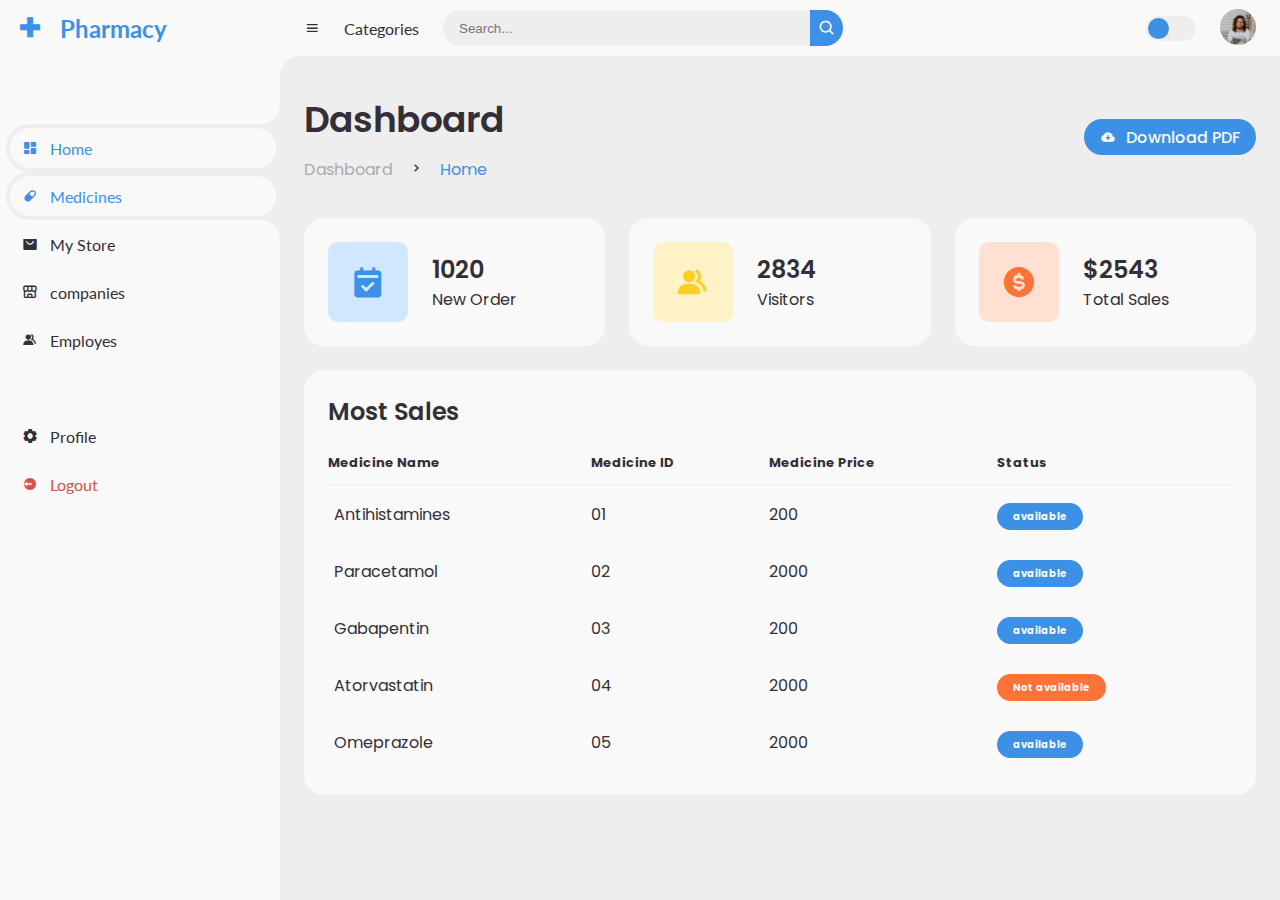
<file: Index.html>
<!DOCTYPE html>
<html lang="en">

<head>
	<meta charset="UTF-8">
	<meta name="viewport" content="width=device-width, initial-scale=1.0">


	<link href='https://unpkg.com/boxicons@2.0.9/css/boxicons.min.css' rel='stylesheet'>

	<link rel="stylesheet" href="style.css">

	<title>Pharmacy</title>
</head>

<body>



	<section id="sidebar">
		<a href="index.html" class="brand">
			<i class='bx bx-plus-medical' ></i>
			<span class="text">Pharmacy</span>
		</a>
		<ul class="side-menu top">
			<li class="active">
				<a href="index.html">
					<i class='bx bxs-dashboard'></i>
					<span class="text">Home</span>
				</a>
			</li>
			<li class="active">
			<a href="Medicines.html">
					<i class='bx bxs-capsule'></i>
					<span class="text">Medicines</span>
				</a>
			</li>
			<li>
				<a href="inventory.html">
					<i class='bx bxs-shopping-bag-alt'></i>
					<span class="text">My Store</span>
				</a>
			</li>
			
			<li>
				<a href="companies.html">
					<!-- <i class='bx bxs-castle'></i> -->
					<i class='bx bx-store-alt' ></i>
					<span class="text">companies</span>
				</a>
			</li>
			<li>
				<a href="employe.html">
					<i class='bx bxs-group'></i>
					<span class="text">Employes
						
					</span>
				</a>
			</li>
		</ul>
		<ul class="side-menu">
			<li>
				<a href="profile.html">
					<i class='bx bxs-cog'></i>
					<span class="text">Profile</span>
				</a>
			</li>
			<li>
				<a href="adminlogin.html" class="logout">
					<i class='bx bxs-log-out-circle'></i>
					<span class="text">Logout</span>
				</a>
			</li>
		</ul>
	</section>





	<section id="content">

		<nav>
			<i class='bx bx-menu'></i>
			<a href="#" class="nav-link">Categories</a>
			<form action="#">
				<div class="form-input">
					<input type="search" placeholder="Search...">
					<button type="submit" class="search-btn"><i class='bx bx-search'></i></button>
				</div>
			</form>
			<input type="checkbox" id="switch-mode" hidden>
			<label for="switch-mode" class="switch-mode"></label>


			<a href="profile.html" class="profile">
				<img src="people.png">
			</a>
		</nav>

		<main>
			<div class="head-title">
				<div class="left">
					<h1>Dashboard</h1>
					<ul class="breadcrumb">
						<li>
							<a href="#">Dashboard</a>
						</li>
						<li><i class='bx bx-chevron-right'></i></li>
						<li>
							<a class="active" href="#">Home</a>
						</li>
					</ul>
				</div>
				<a href="#" class="btn-download">
					<i class='bx bxs-cloud-download'></i>
					<span class="text">Download PDF</span>
				</a>
			</div>

			<ul class="box-info">
				<li>
					<i class='bx bxs-calendar-check'></i>
					<span class="text">
						<h3>1020</h3>
						<p>New Order</p>
					</span>
				</li>
				<li>
					<i class='bx bxs-group'></i>
					<span class="text">
						<h3>2834</h3>
						<p>Visitors</p>
					</span>
				</li>
				<li>
					<i class='bx bxs-dollar-circle'></i>
					<span class="text">
						<h3>$2543</h3>
						<p>Total Sales</p>
					</span>
				</li>
			</ul>


			
			<div class="table-data">
				<div class="order">
					<div class="head">
						<h3>Most Sales </h3>
						<!-- <i class='bx bx-search'></i>
						<i class='bx bx-filter'></i> -->
					</div>
					<table>
						<thead>
							<tr>
								<th>Medicine Name</th>
								<th>Medicine ID</th>
								<th>Medicine Price</th>
								<th>Status</th>
							</tr>
						</thead>
						<tbody>
							<tr>
								<td>
									
									<p>Antihistamines</p>
								</td>
								<td>01</td>
								<td>200</td>
								<td><span class="status available">available</span></td>
							</tr>
							<tr>
								<td>
								
									<p>Paracetamol</p>
								</td>
								<td>02</td>
								<td>2000</td>
								<td><span class="status available">available</span></td>
							</tr>
							<tr>
								<td>
								
									<p>Gabapentin</p>
								</td>
								<td>03</td>
								<td>200</td>
								<td><span class="status available">available</span></td>
							</tr>
							<tr>
								<td>
								
									<p>Atorvastatin
									</p>
								</td>
								<td>04</td>
								<td>2000</td>
								<td><span class="status notavailable">Not available</span></td>
							</tr>
							<tr>
								<td>
									
									<p>Omeprazole</p>
								</td>
								<td>05</td>
								<td>2000</td>
								<td><span class="status available">available</span></td>
							</tr>
						</tbody>
					</table>
				</div>
	
				<!-- <div class="todo">
					<div class="head">
						<h3>Todos</h3>
						<i class='bx bx-plus'></i>
						<i class='bx bx-filter'></i>
					</div>
					<ul class="todo-list">
						<li class="completed">
							<p>Todo List</p>
							<i class=''> <p>200</p></i>
						</li>
						<li class="completed">
							<p>Todo List</p>
							<i class='bx bx-dots-vertical-rounded'></i>
						</li>
						<li class="not-completed">
							<p>Todo List</p>
							<i class=''>4000</i>
						</li>
						<li class="completed">
							<p>Todo List</p>
							<i class=>200</i>
						</li>
						<li class="not-completed">
							<p>Todo List</p>
							<i class=>1000</i>
						</li>
					</ul>
				</div> -->
			</div>
		</main>

	</section>



	<script src="script.js"></script>
</body>

</html>
</file>
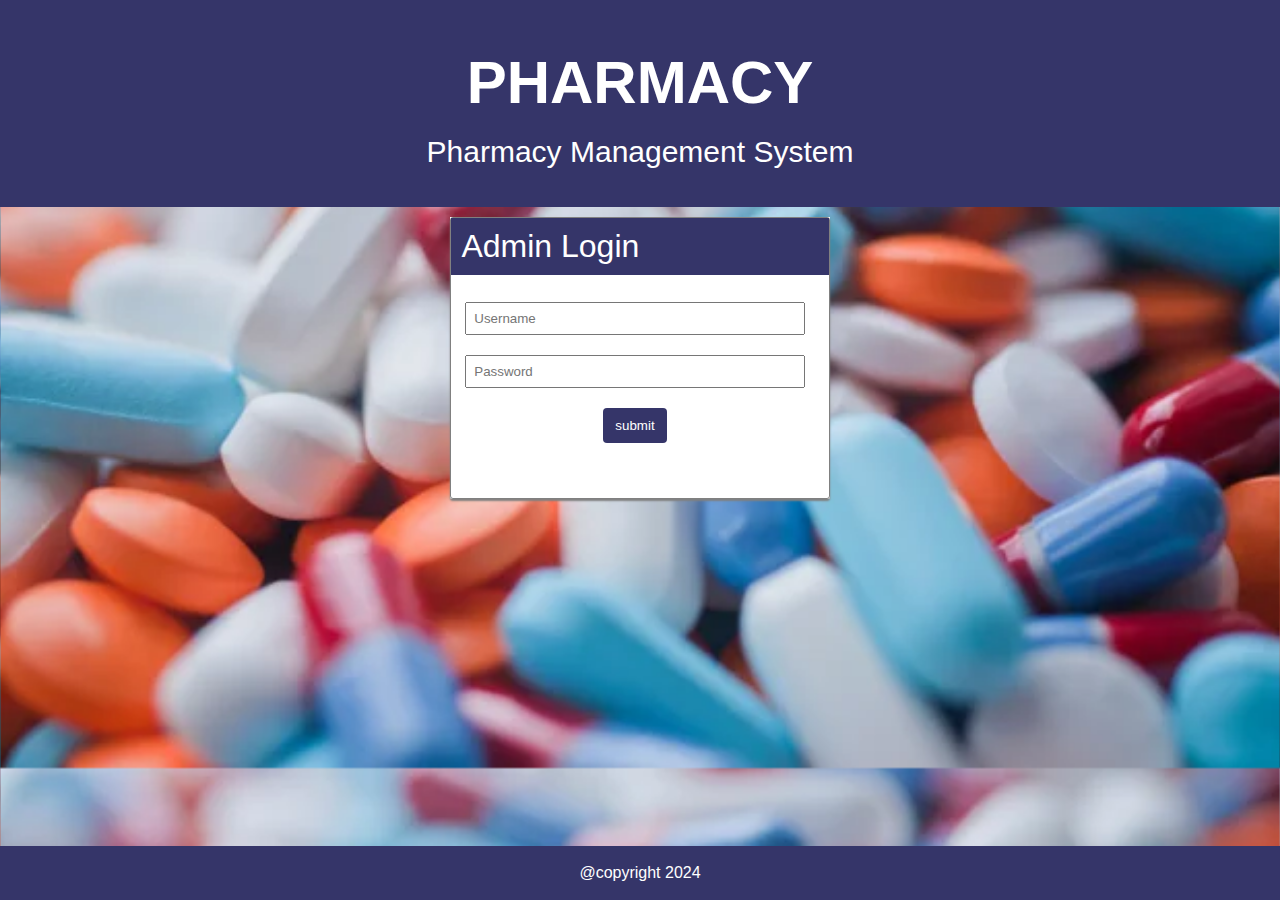
<file: adminlogin.html>
<!DOCTYPE html>
<html>

<head>
    <title>Pharmacy</title>
    <link rel="stylesheet" type="text/css" href="login.css">
    <script>
        // console.log("working")
        function validateForm() {
            const uname = document.getElementById("uname").value;
            const pwd = document.getElementById("pwd").value;

            console.log(pwd)
            if (uname === "subhojoy" && pwd === "subho2004@#") {
                return true;
            } else {
                alert("Invalid username or password! Please try again.");
                return false;
            }
        }
    </script>
</head>


<body>
    <div class="header">
        <h1>PHARMACY</h1>
        <p style="margin-top:-20px;line-height:1;font-size:30px;">Pharmacy Management System</p>
    </div>

    <div class="container">
        <form method="get" action="index.html" onsubmit="validateForm()">
            <div id="div_login">
                <h1>Admin Login</h1>
                <center>
                    <div>
                        <input type="text" class="textbox" id="uname" name="uname" placeholder="Username" />
                    </div>
                    <div>
                        <input type="password" class="textbox" id="pwd" name="pwd" placeholder="Password" />
                    </div>
                    <div>
                        <button type="submit" class="submit-btn">submit
                           </button>
                    </div>
                </center>
            </div>
        </form>
    </div>

    <div class="footer">
        <br>
        @copyright 2024
        <br><br>
    </div>
</body>

</html>
</file>
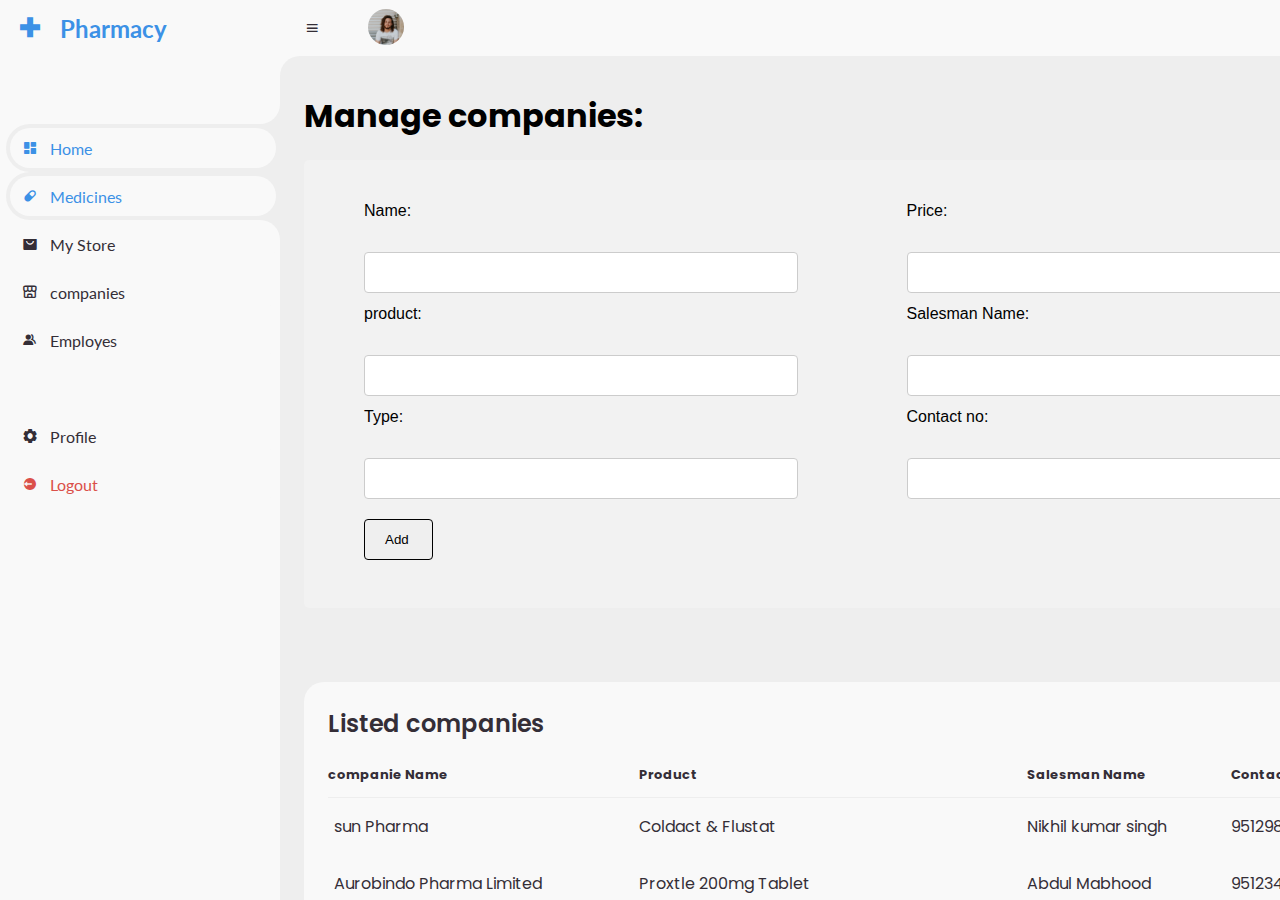
<file: companies.html>
<!DOCTYPE html>
<html lang="en">

<head>
    <meta charset="UTF-8">
    <meta name="viewport" content="width=device-width, initial-scale=1.0">

    <!-- Boxicons -->
    <link href='https://unpkg.com/boxicons@2.0.9/css/boxicons.min.css' rel='stylesheet'>

    <link rel="stylesheet" href="style.css">
    <link rel="stylesheet" href="form1.css">

    <title>Pharmacy</title>
</head>

<body>



	<section id="sidebar">
		<a href="index.html" class="brand">
			<i class='bx bx-plus-medical' ></i>
			<span class="text">Pharmacy</span>
		</a>
		<ul class="side-menu top">
			<li class="active">
				<a href="index.html">
					<i class='bx bxs-dashboard'></i>
					<span class="text">Home</span>
				</a>
			</li>
			<li class="active">
				<a href="medicines.html">
					<i class='bx bxs-capsule'></i>
					<span class="text">Medicines</span>
				</a>
			</li>
			<li>
				<a href="inventory.html">
					<i class='bx bxs-shopping-bag-alt'></i>
					<span class="text">My Store</span>
				</a>
			</li>
			
			<li>
				<a href="companies.html">
					<!-- <i class='bx bxs-castle'></i> -->
					<i class='bx bx-store-alt' ></i>
					<span class="text">companies</span>
				</a>
			</li>
			<li>
				<a href="employe.html">
					<i class='bx bxs-group'></i>
					<span class="text">Employes
						
					</span>
				</a>
			</li>
		</ul>
		<ul class="side-menu">
			<li>
				<a href="profile.html">
					<i class='bx bxs-cog'></i>
					<span class="text">Profile</span>
				</a>
			</li>
			<li>
				<a href="" class="logout">
					<i class='bx bxs-log-out-circle'></i>
					<span class="text">Logout</span>
				</a>
			</li>
		</ul>
	</section>




    <section id="content">

        <nav>
            <i class='bx bx-menu'></i>
            <a href="#" class="nav-link"></a>


            <a href="" class="profile">
                <img src="people.png">
            </a>
        </nav>

        <main>
            <h1>Manage companies:</h1>
            <div class="table">

            </div>
            <div class="one">
                <div class="row">
                    <form>
                        <div class="column">
                            <!-- <p>
                               <label for="medid">ID:</label><br>
                               <input type="number" name="medid">
                           </p> -->
                            <p>
                                <label for="tbuser">Name:</label><br>
                                <input type="text" name="medname" id="tbuser">
                            </p>
                            <p>
                                <label for="tbuser">product:</label><br>
                                <input type="text" name="productname"id="tbuser">
                            </p>
                            <p>
                                <label for="tbuser">Type:</label><br>
                                <input type="text" name="" id="tbuser">
                               
                            </p>

                        </div>
                        <div class="column">

                            <p>
                                <label for="tbuser">Price:</label><br>
                                <input type="text"  name="sp"id="tbuser">
                            </p>
                            <p>
                                <label for="tbuser">Salesman Name:</label><br>
                                <input type="text" name="loc"id="tbuser">
                            </p>
                            <p>
                                <label for="text">Contact no:</label><br>
                                <input type="text" name="medid"id="tbuser">
                            </p>
                        </div>


                        <input type="submit" name="add" value="Add " id="btn1">
                    </form>
                    <br>



                </div>
            </div>

            <div class="table-data" >
                <div class="order">
                    <div class="head">
                        <h3>Listed companies</h3>
                        <i class='bx bx-search'></i>
                        <i class='bx bx-filter'></i>
                    </div>
                    <table >
                        <thead>
                            <tr>
                                <th>companie Name</th>
                                <th>Product</th>
                                <th>Salesman Name</th>
                                <th>Contact</th>
                                <th>total product</th>
                            </tr>
                        </thead>
                        <tbody>
                            <tr>
                                <td>

                                    <p>sun Pharma</p>
                                </td>
                                <td>
                                    <p>Coldact & Flustat</p>
                                </td>
                                <td>
                                    <p>Nikhil kumar singh</p>
                                </td>
                                
                                <td>9512984782</td>
                                <td></td>
                            </tr>
                            <tr>
                                <td>

                                    <p>Aurobindo Pharma Limited</p>
                                </td>
                                <td>
                                    <p>Proxtle 200mg Tablet</p>
                                </td>
                                <td>
                                    <p>Abdul Mabhood</p>
                                </td>
                                
                                <td>9512347782</td>
                                <td></td>
                            </tr>
                            <tr>
                                <td>

                                    <p>

                                        Cipla</p>
                                </td>
                                <td>
                                    <p> Aceflex Plus 100mg/325mg Tablet</p>
                                </td>
                                <td>
                                    <P>Sunit Bhatt</P>
                                </td>
                              
                                <td>9512354737</td>
                                <td></td>
                            </tr>
                            <tr>
                                <td>

                                    <p>
                                        mankind pharma</p>
                                </td>
                                <td>
                                    <p>Abevia-N Tablet</p>
                                </td>
                                <td>
                                    <p>Raju Rastogi</p>
                                </td>
                               
                                <td>9512354745</td>
                                <td></td>
                            </tr>
                            <tr>
                                <td>

                                    <p>Ajanta Pharma</p>
                                </td>
                                <td>
                                    <p>Eye drop</p>
                                </td>
                                <td>
                                    <p>Ramesh chauhan </p>
                                </td>
                                
                                <td>9512354782</td>
                                <td><span class="status available">available</span></td>
                            </tr>
                        </tbody>
                    </table>
                </div>


        </main>

    </section>
    <script>
        
 const text=document.getElementById('tbuser');
 const btn1=document.getElementById("btn1");
 const output=document.getElementById('output');

function fun1(){
    output.innerHTML=text.value;

} 
btn1.addEventListener('click',fun1);



    </script>



    <script src="script.js"></script>
</body>

</html>
</file>
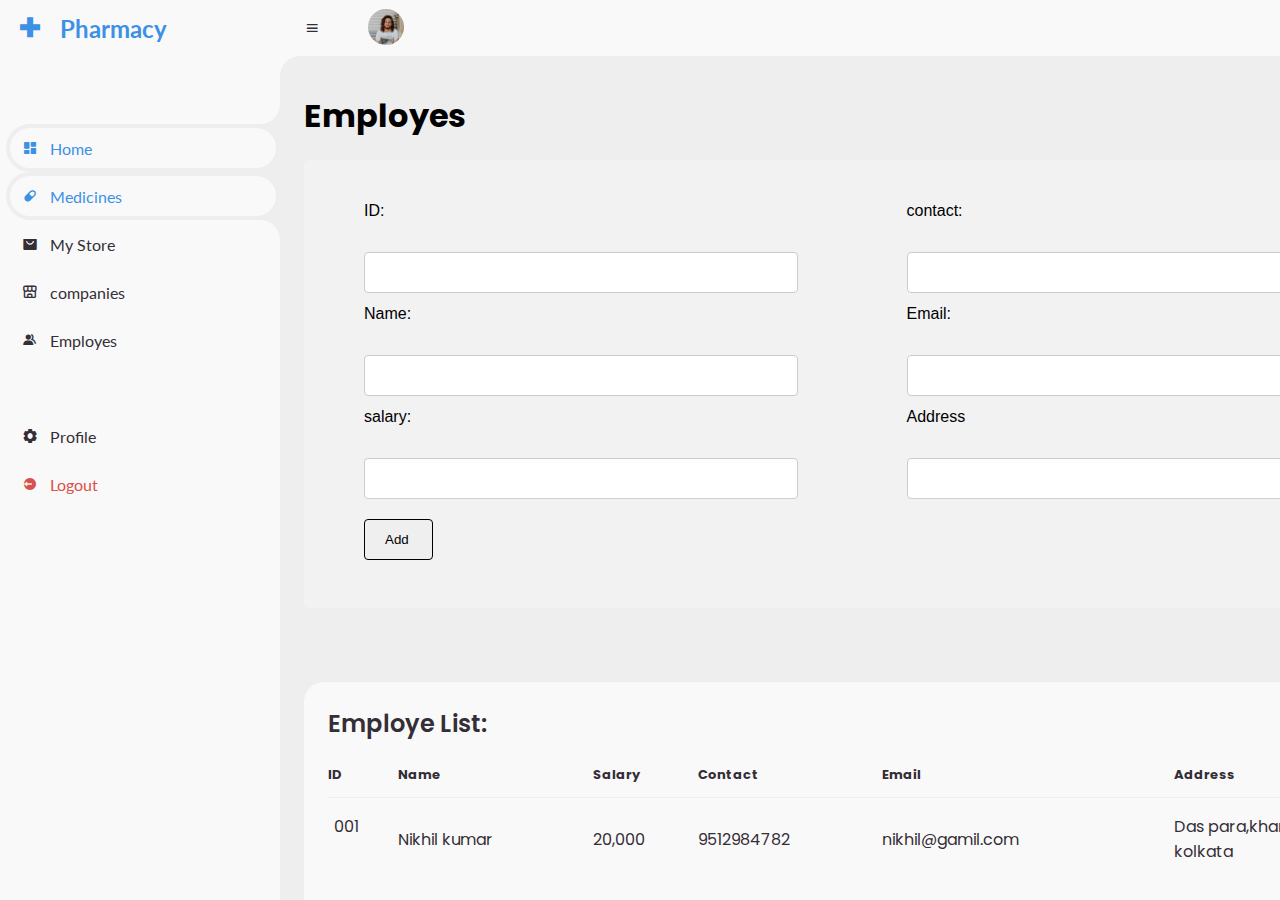
<file: employe.html>
<!DOCTYPE html>
<html lang="en">

<head>
    <meta charset="UTF-8">
    <meta name="viewport" content="width=device-width, initial-scale=1.0">

    <!-- Boxicons -->
    <link href='https://unpkg.com/boxicons@2.0.9/css/boxicons.min.css' rel='stylesheet'>

    <link rel="stylesheet" href="style.css">
    <link rel="stylesheet" href="form1.css">

    <title>Pharmacy</title>
</head>

<body>



  
	
	<section id="sidebar">
		<a href="index.html" class="brand">
			<i class='bx bx-plus-medical' ></i>
			<span class="text">Pharmacy</span>
		</a>
		<ul class="side-menu top">
			<li class="active">
				<a href="index.html">
					<i class='bx bxs-dashboard'></i>
					<span class="text">Home</span>
				</a>
			</li>
			<li class="active">
				<a href="medicines.html">
					<i class='bx bxs-capsule'></i>
					<span class="text">Medicines</span>
				</a>
			</li>
			<li>
				<a href="inventory.html">
					<i class='bx bxs-shopping-bag-alt'></i>
					<span class="text">My Store</span>
				</a>
			</li>
			
			<li>
				<a href="companies.html">
					<!-- <i class='bx bxs-castle'></i> -->
					<i class='bx bx-store-alt' ></i>
					<span class="text">companies</span>
				</a>
			</li>
			<li>
				<a href="employe.html">
					<i class='bx bxs-group'></i>
					<span class="text">Employes
						
					</span>
				</a>
			</li>
		</ul>
		<ul class="side-menu">
			<li>
				<a href="profile.html">
					<i class='bx bxs-cog'></i>
					<span class="text">Profile</span>
				</a>
			</li>
			<li>
				<a href="adminlogin.html" class="logout">
					<i class='bx bxs-log-out-circle'></i>
					<span class="text">Logout</span>
				</a>
			</li>
		</ul>
	</section>

    <section id="content">

        <nav>
            <i class='bx bx-menu'></i>
            <a href="#" class="nav-link"></a>


            <a href="profile.html" class="profile">
                <img src="people.png">
            </a>
        </nav>

        <main>
            <h1>Employes</h1>
            <div class="table">

            </div>
            <div class="one">
                <div class="row">
                    <form>
                        <div class="column">
                            <p>
                               <label for="medid">ID:</label><br>
                               <input type="text" name="medid">
                           </p>
                            <p>
                                <label for="tbuser">Name:</label><br>
                                <input type="text" name="medname" id="tbuser">
                            </p>
                            <p>
                                <label for="tbuser">salary:</label><br>
                                <input type="text" name="productname"id="tbuser">
                            </p>
                        
                        </div>
                        <div class="column">

                            <p>
                                <label for="tbuser">contact:</label><br>
                                <input type="text"  name="sp"id="tbuser">
                            </p>
                            <p>
                                <label for="tbuser">Email:</label><br>
                                <input type="text" name="loc"id="tbuser">
                            </p>
                            <p>
                                <label for="text">Address</label><br>
                                <input type="text" name="medid"id="tbuser">
                            </p>
                        </div>


                        <input type="submit" name="add" value="Add " id="btn1">
                    </form>
                    <br>



                </div>
            </div>

            <div class="table-data" >
                <div class="order">
                    <div class="head">
                        <h3>Employe List:</h3>
                        <i class='bx bx-search'></i>
                        <i class='bx bx-filter'></i>
                    </div>
                    <table >
                        <thead>
                            <tr>
                                <th>ID</th>
                                <th>Name</th>
                                <th>Salary</th>
                                <th>Contact</th>
                                <th>Email</th>
                                <th>Address</th>
                            </tr>
                        </thead>
                        <tbody>
                            <tr>
                                <td>

                                    <p>001</p>
                                </td>
                                <td>
                                    <p>Nikhil kumar </p>
                                </td>
                                <td>
                                    <p>20,000</p>
                                </td>
                                
                                <td>9512984782</td>
                                <td>nikhil@gamil.com</td>
                                <td>Das para,khardha <br>
                                    kolkata</td>
                            </tr>
                            <tr>
                                <td>

                                    <p>002</p>
                                </td>
                                <td>
                                    <p>Sayan Dutta</p>
                                </td>
                                <td>
                                    <p>17,000</p>
                                </td>
                                
                                <td>9512347782</td>
                                <td>sayan@gmail.com</td>
                                <td>
                                   paschinpally,Agarpar <br>
                                   Noth 24 Pargana 

                                </td>
                                
                            </tr>
                            <tr>
                                <td>

                                    <p>003</p>
                                </td>
                                <td>
                                    <p>Sumit Dutta</p>
                                </td>
                                <td>
                                    <p>21,000</p>
                                </td>
                                
                                <td>9512347782</td>
                                <td>sayan@gmail.com</td>
                                <td>
                                   paschinpally,Agarpar <br>
                                   Noth 24 Pargana 

                                </td>
                                
                            </tr>
                    </table>
                </div>


        </main>

    </section>
    <script>
        




    </script>



    <script src="script.js"></script>
</body>

</html>
</file>
<file: style.css>
@import url('https://fonts.googleapis.com/css2?family=Lato:wght@400;700&family=Poppins:wght@400;500;600;700&display=swap');

* {
	margin: 0;
	padding: 0;
	box-sizing: border-box;
}

a {
	text-decoration: none;
}

li {
	list-style: none;
}

:root {
	--poppins: 'Poppins', sans-serif;
	--lato: 'Lato', sans-serif;

	--light: #F9F9F9;
	--blue: #3C91E6;
	--light-blue: #CFE8FF;
	--grey: #eee;
	--dark-grey: #AAAAAA;
	--dark: #342E37;
	--red: #DB504A;
	--yellow: #FFCE26;
	--light-yellow: #FFF2C6;
	--orange: #FD7238;
	--light-orange: #FFE0D3;
}

html {
	overflow-x: hidden;
}

body.dark {
	--light: #0C0C1E;
	--grey: #060714;
	--dark: #FBFBFB;
}

body {
	background: var(--grey);
	overflow-x: hidden;
}





/* SIDEBAR */
#sidebar {
	position: fixed;
	top: 0;
	left: 0;
	width: 280px;
	height: 100%;
	background: var(--light);
	z-index: 2000;
	font-family: var(--lato);
	transition: .3s ease;
	overflow-x: hidden;
	scrollbar-width: none;
}
#sidebar::--webkit-scrollbar {
	display: none;
}
#sidebar.hide {
	width: 60px;
}
#sidebar .brand {
	font-size: 24px;
	font-weight: 700;
	height: 56px;
	display: flex;
	align-items: center;
	color: var(--blue);
	position: sticky;
	top: 0;
	left: 0;
	background: var(--light);
	z-index: 500;
	padding-bottom: 20px;
	box-sizing: content-box;
}
#sidebar .brand .bx {
	min-width: 60px;
	display: flex;
	justify-content: center;
}
#sidebar .side-menu {
	width: 100%;
	margin-top: 48px;
}
#sidebar .side-menu li {
	height: 48px;
	background: transparent;
	margin-left: 6px;
	border-radius: 48px 0 0 48px;
	padding: 4px;
}
#sidebar .side-menu li.active {
	background: var(--grey);
	position: relative;
}
#sidebar .side-menu li.active::before {
	content: '';
	position: absolute;
	width: 40px;
	height: 40px;
	border-radius: 50%;
	top: -40px;
	right: 0;
	box-shadow: 20px 20px 0 var(--grey);
	z-index: -1;
}
#sidebar .side-menu li.active::after {
	content: '';
	position: absolute;
	width: 40px;
	height: 40px;
	border-radius: 50%;
	bottom: -40px;
	right: 0;
	box-shadow: 20px -20px 0 var(--grey);
	z-index: -1;
}
#sidebar .side-menu li a {
	width: 100%;
	height: 100%;
	background: var(--light);
	display: flex;
	align-items: center;
	border-radius: 48px;
	font-size: 16px;
	color: var(--dark);
	white-space: nowrap;
	overflow-x: hidden;
}
#sidebar .side-menu.top li.active a {
	color: var(--blue);
}
#sidebar.hide .side-menu li a {
	width: calc(48px - (4px * 2));
	transition: width .3s ease;
}
#sidebar .side-menu li a.logout {
	color: var(--red);
}
#sidebar .side-menu.top li a:hover {
	color: var(--blue);
}
#sidebar .side-menu li a .bx {
	min-width: calc(60px  - ((4px + 6px) * 2));
	display: flex;
	justify-content: center;
}
/* SIDEBAR */





/* CONTENT */
#content {
	position: relative;
	width: calc(100% - 280px);
	left: 280px;
	transition: .3s ease;
}
#sidebar.hide ~ #content {
	width: calc(100% - 60px);
	left: 60px;
}




/* NAVBAR */
#content nav {
	height: 56px;
	background: var(--light);
	padding: 0 24px;
	display: flex;
	align-items: center;
	grid-gap: 24px;
	font-family: var(--lato);
	position: sticky;
	top: 0;
	left: 0;
	z-index: 1000;
}
#content nav::before {
	content: '';
	position: absolute;
	width: 40px;
	height: 40px;
	bottom: -40px;
	left: 0;
	border-radius: 50%;
	box-shadow: -20px -20px 0 var(--light);
}
#content nav a {
	color: var(--dark);
}
#content nav .bx.bx-menu {
	cursor: pointer;
	color: var(--dark);
}
#content nav .nav-link {
	font-size: 16px;
	transition: .3s ease;
}
#content nav .nav-link:hover {
	color: var(--blue);
}
#content nav form {
	max-width: 400px;
	width: 100%;
	margin-right: auto;
}
#content nav form .form-input {
	display: flex;
	align-items: center;
	height: 36px;
}
#content nav form .form-input input {
	flex-grow: 1;
	padding: 0 16px;
	height: 100%;
	border: none;
	background: var(--grey);
	border-radius: 36px 0 0 36px;
	outline: none;
	width: 100%;
	color: var(--dark);
}
#content nav form .form-input button {
	width: 36px;
	height: 100%;
	display: flex;
	justify-content: center;
	align-items: center;
	background: var(--blue);
	color: var(--light);
	font-size: 18px;
	border: none;
	outline: none;
	border-radius: 0 36px 36px 0;
	cursor: pointer;
}
#content nav .notification {
	font-size: 20px;
	position: relative;
}
#content nav .notification .num {
	position: absolute;
	top: -6px;
	right: -6px;
	width: 20px;
	height: 20px;
	border-radius: 50%;
	border: 2px solid var(--light);
	background: var(--red);
	color: var(--light);
	font-weight: 700;
	font-size: 12px;
	display: flex;
	justify-content: center;
	align-items: center;
}
#content nav .profile img {
	width: 36px;
	height: 36px;
	object-fit: cover;
	border-radius: 50%;
}
#content nav .switch-mode {
	display: block;
	min-width: 50px;
	height: 25px;
	border-radius: 25px;
	background: var(--grey);
	cursor: pointer;
	position: relative;
}
#content nav .switch-mode::before {
	content: '';
	position: absolute;
	top: 2px;
	left: 2px;
	bottom: 2px;
	width: calc(25px - 4px);
	background: var(--blue);
	border-radius: 50%;
	transition: all .3s ease;
}
#content nav #switch-mode:checked + .switch-mode::before {
	left: calc(100% - (25px - 4px) - 2px);
}
/* NAVBAR */





/* MAIN */
#content main {
	width: 100%;
	padding: 36px 24px;
	font-family: var(--poppins);
	max-height: calc(100vh - 56px);
	overflow-y: auto;
}
#content main .head-title {
	display: flex;
	align-items: center;
	justify-content: space-between;
	grid-gap: 16px;
	flex-wrap: wrap;
}
#content main .head-title .left h1 {
	font-size: 36px;
	font-weight: 600;
	margin-bottom: 10px;
	color: var(--dark);
}
#content main .head-title .left .breadcrumb {
	display: flex;
	align-items: center;
	grid-gap: 16px;
}
#content main .head-title .left .breadcrumb li {
	color: var(--dark);
}
#content main .head-title .left .breadcrumb li a {
	color: var(--dark-grey);
	pointer-events: none;
}
#content main .head-title .left .breadcrumb li a.active {
	color: var(--blue);
	pointer-events: unset;
}
#content main .head-title .btn-download {
	height: 36px;
	padding: 0 16px;
	border-radius: 36px;
	background: var(--blue);
	color: var(--light);
	display: flex;
	justify-content: center;
	align-items: center;
	grid-gap: 10px;
	font-weight: 500;
}




#content main .box-info {
	display: grid;
	grid-template-columns: repeat(auto-fit, minmax(240px, 1fr));
	grid-gap: 24px;
	margin-top: 36px;
}
#content main .box-info li {
	padding: 24px;
	background: var(--light);
	border-radius: 20px;
	display: flex;
	align-items: center;
	grid-gap: 24px;
}
#content main .box-info li .bx {
	width: 80px;
	height: 80px;
	border-radius: 10px;
	font-size: 36px;
	display: flex;
	justify-content: center;
	align-items: center;
}
#content main .box-info li:nth-child(1) .bx {
	background: var(--light-blue);
	color: var(--blue);
}
#content main .box-info li:nth-child(2) .bx {
	background: var(--light-yellow);
	color: var(--yellow);
}
#content main .box-info li:nth-child(3) .bx {
	background: var(--light-orange);
	color: var(--orange);
}
#content main .box-info li .text h3 {
	font-size: 24px;
	font-weight: 600;
	color: var(--dark);
}
#content main .box-info li .text p {
	color: var(--dark);	
}





#content main .table-data {
	display: flex;
	flex-wrap: wrap;
	grid-gap: 24px;
	margin-top: 24px;
	width: 100%;
	color: var(--dark);
}
#content main .table-data > div {
	border-radius: 20px;
	background: var(--light);
	padding: 24px;
	overflow-x: auto;
}
#content main .table-data .head {
	display: flex;
	align-items: center;
	grid-gap: 16px;
	margin-bottom: 24px;
}
#content main .table-data .head h3 {
	margin-right: auto;
	font-size: 24px;
	font-weight: 600;
}
#content main .table-data .head .bx {
	cursor: pointer;
}

#content main .table-data .order {
	flex-grow: 1;
	flex-basis: 500px;
}
#content main .table-data .order table {
	width: 100%;
	border-collapse: collapse;
}
#content main .table-data .order table th {
	padding-bottom: 12px;
	font-size: 13px;
	text-align: left;
	border-bottom: 1px solid var(--grey);
}
#content main .table-data .order table td {
	padding: 16px 0;
}
#content main .table-data .order table tr td:first-child {
	display: flex;
	align-items: center;
	grid-gap: 12px;
	padding-left: 6px;
}
#content main .table-data .order table td img {
	width: 36px;
	height: 36px;
	border-radius: 50%;
	object-fit: cover;
}
#content main .table-data .order table tbody tr:hover {
	background: var(--grey);
}
#content main .table-data .order table tr td .status {
	font-size: 10px;
	padding: 6px 16px;
	color: var(--light);
	border-radius: 20px;
	font-weight: 700;
}
#content main .table-data .order table tr td .status.available{
	background: var(--blue);
}
/* #content main .table-data .order table tr td .status.notavailable {
	background: var(--yellow);
} */
#content main .table-data .order table tr td .status.notavailable {
	background: var(--orange);
}


#content main .table-data .todo {
	flex-grow: 1;
	flex-basis: 300px;
}
#content main .table-data .todo .todo-list {
	width: 100%;
}
#content main .table-data .todo .todo-list li {
	width: 100%;
	margin-bottom: 16px;
	background: var(--grey);
	border-radius: 10px;
	padding: 14px 20px;
	display: flex;
	justify-content: space-between;
	align-items: center;
}
#content main .table-data .todo .todo-list li .bx {
	cursor: pointer;
}
#content main .table-data .todo .todo-list li.completed {
	border-left: 10px solid var(--blue);
}
#content main .table-data .todo .todo-list li.not-completed {
	border-left: 10px solid var(--orange);
}
#content main .table-data .todo .todo-list li:last-child {
	margin-bottom: 0;
}
/* MAIN */
/* CONTENT */









@media screen and (max-width: 768px) {
	#sidebar {
		width: 200px;
	}

	#content {
		width: calc(100% - 60px);
		left: 200px;
	}

	#content nav .nav-link {
		display: none;
	}
}






@media screen and (max-width: 576px) {
	#content nav form .form-input input {
		display: none;
	}

	#content nav form .form-input button {
		width: auto;
		height: auto;
		background: transparent;
		border-radius: none;
		color: var(--dark);
	}

	#content nav form.show .form-input input {
		display: block;
		width: 100%;
	}
	#content nav form.show .form-input button {
		width: 36px;
		height: 100%;
		border-radius: 0 36px 36px 0;
		color: var(--light);
		background: var(--red);
	}

	#content nav form.show ~ .notification,
	#content nav form.show ~ .profile {
		display: none;
	}

	#content main .box-info {
		grid-template-columns: 1fr;
	}

	#content main .table-data .head {
		min-width: 420px;
	}
	#content main .table-data .order table {
		min-width: 420px;
	}
	#content main .table-data .todo .todo-list {
		min-width: 420px;
	}
}
</file>
<file: login.css>
body{
	font-family:Arial;
	background-image:url("medicien.webp");
	background-size:cover;
	overflow:hidden;

}

.header {
  padding: 10px;
  margin:-10px;
  text-align: center;
  background:  rgb(53, 53, 105);
  color: white;
  font-size: 30px;
  overflow:hidden;
  margin-bottom: 10px;
}

.footer {
   position: fixed;
   left: 0;
   bottom: 0;
   width: 100%;
   right:0;
   background-color: rgb(53, 53, 105);
   color: white;
   text-align: center;
   overflow:hidden;
}

.container{
    width:30%;
	margin:auto;
	background-color:white;
    
    
 
	
}


#div_login{
    border:1px solid gray;
    border-radius: 3px;
    width: 30%px;
    height: 280px;
    box-shadow: 0px 2px 2px 0px  gray;
    margin: 0 auto;
}

#div_login h1{
    margin-top: 0px;
    font-weight: normal;
    padding: 10px;
    background-color: rgb(53, 53, 105);
    color: white;
    font-family: sans-serif;
}

#div_login div{
    clear: both;
    margin-top: 10px;
    padding: 5px;
	padding-right: 15px;
}

#div_login .textbox{
    width: 90%;
    padding: 7px;
	 
}

.submit-btn{
  background-color:rgb(53, 53, 105);
  color: white;
  padding: 10px 12px;
  border: none;
  border-radius: 4px;
  cursor: pointer;
  display:inline-block;
 margin-bottom: 5px;
}
</file>
<file: form1.css>
main{
    display: grid;
}
.one{
    border-radius: 5px;
    box-sizing: border-box;
    background-color: #f2f2f2;
    padding:30px;
    padding-left: 60px;
    width:1175px;
    float:right;
    margin-right:58px;
    margin-top:20px;
    margin-bottom:50px;
    font-family:Arial;
  }
  
  .column {
    float: left;
    width: 50%;
   }
  
  .row:after {
    content: "";
    display: table;
    clear: both;
  }
  
  
  input[type=text],input[type=number],input[type=date],select {
    width: 80%;
    padding: 12px;
    border: 1px solid #ccc;
    border-radius: 4px;
  }
  
  label {
    padding: 12px 12px 12px 0;
    display: inline-block;
  }
  
  input{
  
    color: black;
    padding: 12px 20px;
    border: 1px solid black;
    border-radius: 4px;
    cursor: pointer;
    display:inline-block;
    margin-top:20px;
  }
  
  
  input:hover {
    background-color: #0088cc;
    color: whitesmoke;
  }
  .dark-mode {
    background-color: black;
    color: white;
  }
</file>
